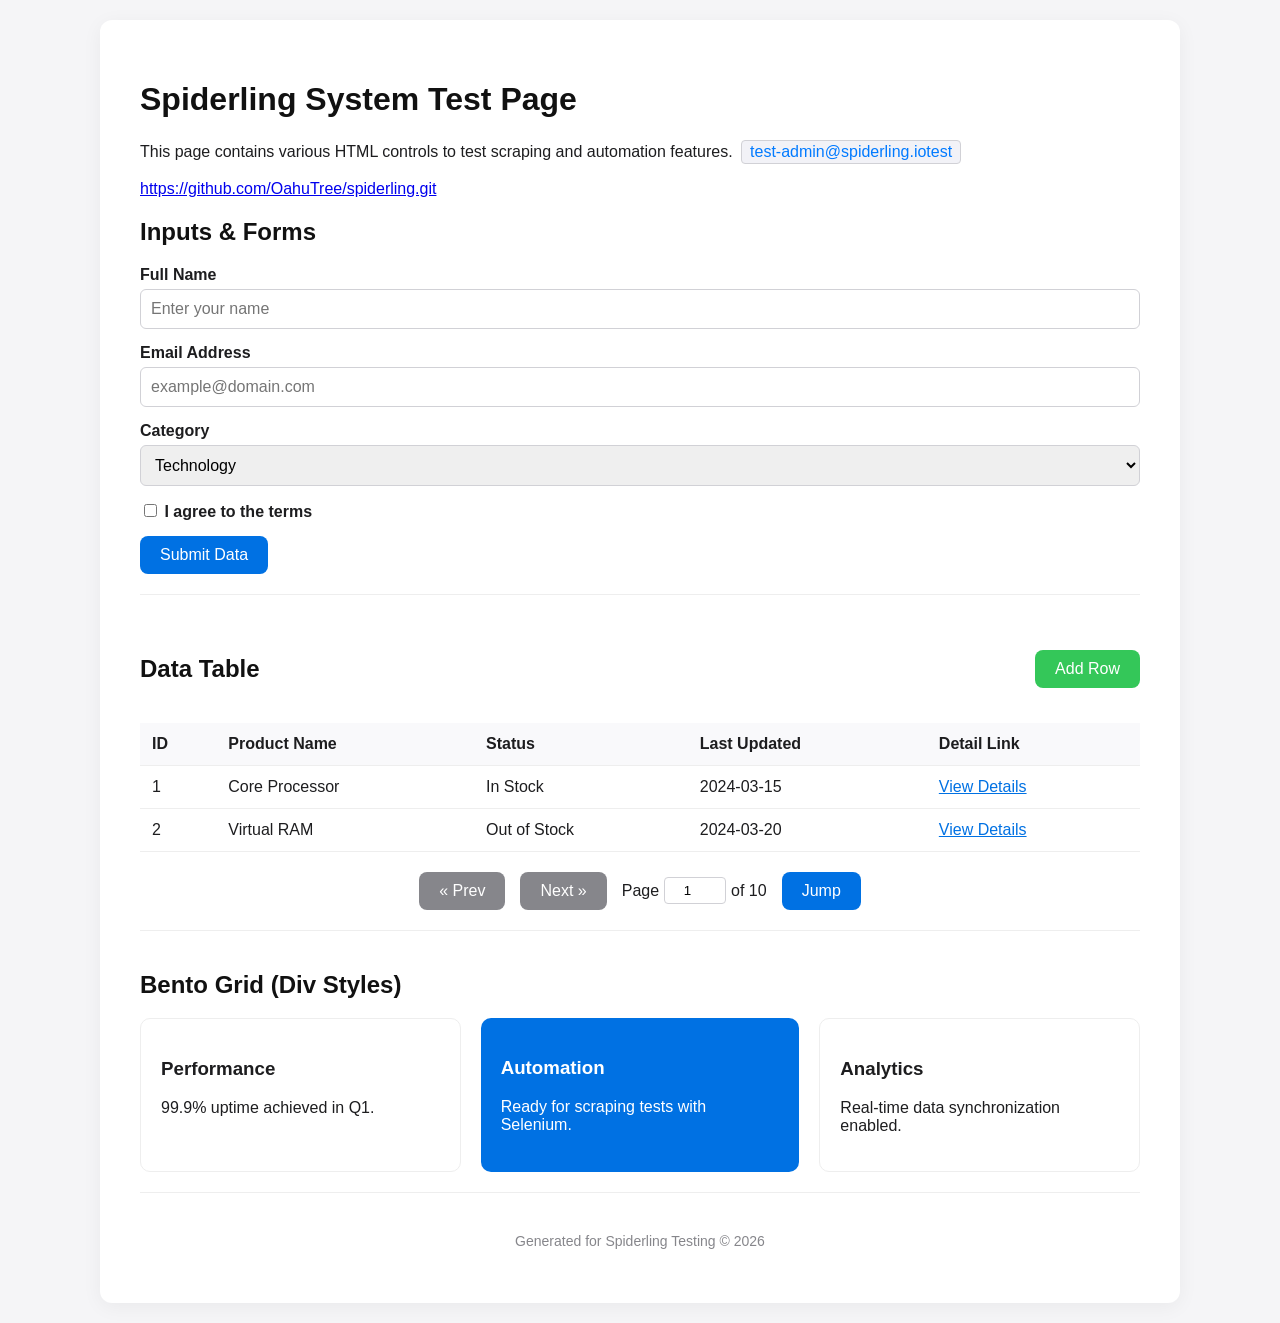
<file: index.html>
<!DOCTYPE html>
<html lang="en">
<head>
    <meta charset="UTF-8">
    <meta name="viewport" content="width=device-width, initial-scale=1.0">
    <title>System Test Controls - Spiderling</title>
    <link rel="stylesheet" href="css/style.css">
</head>
<body>
    <div class="container">
        <header>
            <h1>Spiderling System Test Page</h1>
            <p>This page contains various HTML controls to test scraping and automation features. <span class="contact-email">test-admin@spiderling.iotest</span></p>
            <a href="https://github.com/OahuTree/spiderling.git">https://github.com/OahuTree/spiderling.git</a>
        </header>

        <section class="section" id="form-section">
            <h2>Inputs & Forms</h2>
            <div class="form-group">
                <label for="nameInput">Full Name</label>
                <input type="text" id="nameInput" placeholder="Enter your name">
            </div>
            <div class="form-group">
                <label for="emailInput">Email Address</label>
                <input type="email" id="emailInput" placeholder="example@domain.com">
            </div>
            <div class="form-group">
                <label for="categorySelect">Category</label>
                <select id="categorySelect">
                    <option value="tech">Technology</option>
                    <option value="business">Business</option>
                    <option value="science">Science</option>
                    <option value="art">Art</option>
                </select>
            </div>
            <div class="form-group">
                <label>
                    <input type="checkbox" id="termsCheck"> I agree to the terms
                </label>
            </div>
            <button id="submitBtn">Submit Data</button>
        </section>

        <section class="section" id="table-section">
            <div style="display: flex; justify-content: space-between; align-items: center;">
                <h2>Data Table</h2>
                <button id="addRowBtn" style="background-color: #34c759;">Add Row</button>
            </div>
            <table id="testTable">
                <thead>
                    <tr>
                        <th>ID</th>
                        <th>Product Name</th>
                        <th>Status</th>
                        <th>Last Updated</th>
                        <th>Detail Link</th>
                    </tr>
                </thead>
                <tbody>
                    <tr>
                        <td>1</td>
                        <td>Core Processor</td>
                        <td>In Stock</td>
                        <td>2024-03-15</td>
                        <td><a href="dynamic_params.html?id=1&name=Core Processor" style="color: #0071e3;">View Details</a></td>
                    </tr>
                    <tr>
                        <td>2</td>
                        <td>Virtual RAM</td>
                        <td>Out of Stock</td>
                        <td>2024-03-20</td>
                        <td><a href="dynamic_params.html?id=2&name=Virtual RAM" style="color: #0071e3;">View Details</a></td>
                    </tr>
                </tbody>
            </table>
            
            <div class="pagination-container" style="margin-top: 20px; display: flex; align-items: center; justify-content: center; gap: 15px;">
                <button id="prevPageBtn" style="background-color: #86868b;">&laquo; Prev</button>
                <button id="nextPageBtn" style="background-color: #86868b;">Next &raquo;</button>
                <div class="page-input-wrapper" style="display: flex; align-items: center; gap: 5px;">
                    <span>Page</span>
                    <input type="number" id="pageNumberInput" value="1" min="1" max="10" style="width: 50px; text-align: center; padding: 5px; border: 1px solid #d1d1d6; border-radius: 4px;">
                    <span>of 10</span>
                </div>
                <button id="jumpPageBtn" style="background-color: #0071e3;">Jump</button>
            </div>
        </section>

        <section class="section" id="div-section">
            <h2>Bento Grid (Div Styles)</h2>
            <div class="flex-row">
                <div class="card" id="card-1">
                    <h3>Performance</h3>
                    <p>99.9% uptime achieved in Q1.</p>
                </div>
                <div class="card" id="card-2" style="background: #0071e3; color: white; border: none;">
                    <h3>Automation</h3>
                    <p>Ready for scraping tests with Selenium.</p>
                </div>
                <div class="card" id="card-3">
                    <h3>Analytics</h3>
                    <p>Real-time data synchronization enabled.</p>
                </div>
            </div>
        </section>

        <footer>
            <p style="text-align: center; color: #86868b; font-size: 14px;">
                Generated for Spiderling Testing &copy; 2026
            </p>
        </footer>
    </div>

    <script src="js/script.js"></script>
</body>
</html>
</file>
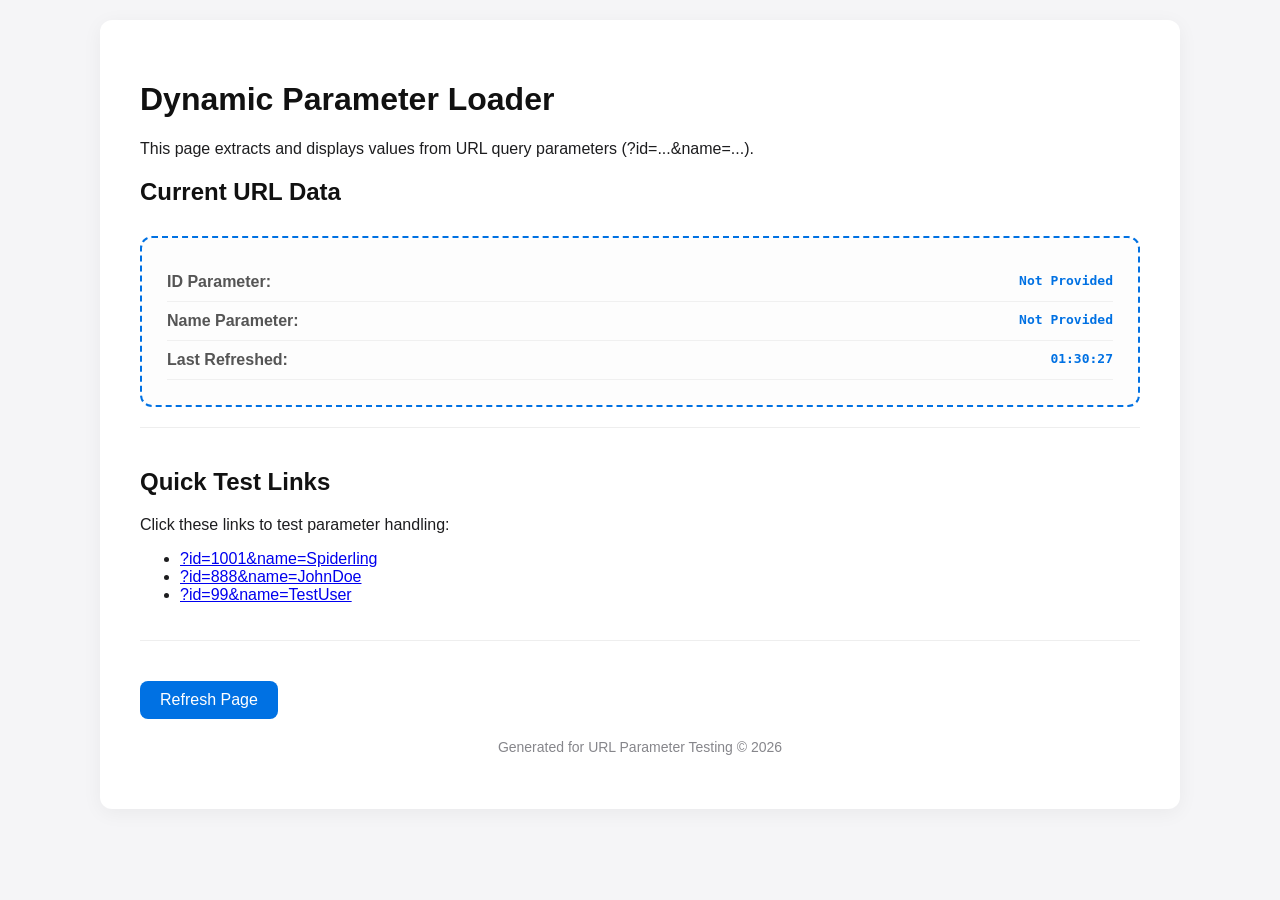
<file: dynamic_params.html>
<!DOCTYPE html>
<html lang="en">
<head>
    <meta charset="UTF-8">
    <meta name="viewport" content="width=device-width, initial-scale=1.0">
    <title>Dynamic Parameter Test - Spiderling</title>
    <link rel="stylesheet" href="css/style.css">
    <style>
        .params-box {
            padding: 25px;
            background: #fdfdfd;
            border: 2px dashed #0071e3;
            border-radius: 12px;
            margin-top: 30px;
        }
        .param-item {
            display: flex;
            justify-content: space-between;
            padding: 10px 0;
            border-bottom: 1px solid #f0f0f0;
        }
        .param-label {
            font-weight: 600;
            color: #555;
        }
        .param-value {
            color: #0071e3;
            font-weight: bold;
            font-family: monospace;
        }
    </style>
</head>
<body>
    <div class="container">
        <header>
            <h1>Dynamic Parameter Loader</h1>
            <p>This page extracts and displays values from URL query parameters (?id=...&name=...).</p>
        </header>

        <section class="section">
            <h2>Current URL Data</h2>
            <div class="params-box">
                <div class="param-item">
                    <span class="param-label">ID Parameter:</span>
                    <span class="param-value" id="val-id">Not Provided</span>
                </div>
                <div class="param-item">
                    <span class="param-label">Name Parameter:</span>
                    <span class="param-value" id="val-name">Not Provided</span>
                </div>
                <div class="param-item">
                    <span class="param-label">Last Refreshed:</span>
                    <span class="param-value" id="val-time">-- : -- : --</span>
                </div>
            </div>
        </section>

        <section class="section">
            <h2>Quick Test Links</h2>
            <p>Click these links to test parameter handling:</p>
            <ul>
                <li><a href="?id=1001&name=Spiderling">?id=1001&name=Spiderling</a></li>
                <li><a href="?id=888&name=JohnDoe">?id=888&name=JohnDoe</a></li>
                <li><a href="?id=99&name=TestUser">?id=99&name=TestUser</a></li>
            </ul>
        </section>

        <footer>
            <button onclick="location.reload()">Refresh Page</button>
            <p style="text-align: center; color: #86868b; font-size: 14px; margin-top: 20px;">
                Generated for URL Parameter Testing &copy; 2026
            </p>
        </footer>
    </div>

    <script>
        document.addEventListener('DOMContentLoaded', function() {
            // 解析 URL 参数
            const urlParams = new URLSearchParams(window.location.search);
            
            const id = urlParams.get('id');
            const name = urlParams.get('name');
            
            // 更新 UI
            if (id) document.getElementById('val-id').textContent = id;
            if (name) document.getElementById('val-name').textContent = name;
            
            // 获取当前时间
            const now = new Date();
            const timeStr = now.getHours().toString().padStart(2, '0') + ":" + 
                            now.getMinutes().toString().padStart(2, '0') + ":" + 
                            now.getSeconds().toString().padStart(2, '0');
            
            document.getElementById('val-time').textContent = timeStr;
            
            console.log('Parameters loaded:', { id, name, time: timeStr });
        });
    </script>
</body>
</html>
</file>
<file: css/style.css>
/* Modern, clean styling for test pages */
body {
    font-family: -apple-system, BlinkMacSystemFont, "Segoe UI", Roboto, "Helvetica Neue", Arial, sans-serif;
    background-color: #f5f5f7;
    color: #1d1d1f;
    margin: 0;
    padding: 20px;
}

.container {
    max-width: 1000px;
    margin: 0 auto;
    background: white;
    padding: 40px;
    border-radius: 12px;
    box-shadow: 0 4px 20px rgba(0,0,0,0.05);
}

h1, h2 {
    color: #111;
}

.section {
    margin-bottom: 40px;
    padding-bottom: 20px;
    border-bottom: 1px solid #eee;
}

/* Form elements */
.form-group {
    margin-bottom: 15px;
}

label {
    display: block;
    margin-bottom: 5px;
    font-weight: 600;
}

input[type="text"], 
input[type="email"], 
input[type="password"], 
select, 
textarea {
    width: 100%;
    padding: 10px;
    border: 1px solid #d1d1d6;
    border-radius: 6px;
    font-size: 16px;
    box-sizing: border-box;
}

input:focus {
    outline: none;
    border-color: #0066cc;
    box-shadow: 0 0 0 3px rgba(0, 102, 204, 0.1);
}

/* Button */
button {
    background-color: #0071e3;
    color: white;
    border: none;
    padding: 10px 20px;
    border-radius: 8px;
    cursor: pointer;
    font-size: 16px;
    font-weight: 500;
    transition: background 0.2s;
}

button:hover {
    background-color: #0077ed;
}

/* Table */
table {
    width: 100%;
    border-collapse: collapse;
    margin-top: 20px;
}

th, td {
    text-align: left;
    padding: 12px;
    border-bottom: 1px solid #eee;
}

th {
    background-color: #f9f9fb;
    font-weight: 600;
}

tr:hover {
    background-color: #f9f9fb;
}

/* Flex layout items */
.flex-row {
    display: flex;
    gap: 20px;
    flex-wrap: wrap;
}

.card {
    flex: 1;
    min-width: 200px;
    padding: 20px;
    border: 1px solid #eee;
    border-radius: 10px;
    background: #fff;
}

.contact-email {
    display: inline-block;
    padding: 2px 8px;
    background-color: #f2f2f7;
    color: #007aff;
    border-radius: 4px;
    font-weight: 500;
    font-family: inherit;
    border: 1px solid #d1d1d6;
    margin-left: 4px;
    transition: all 0.2s ease;
}

.contact-email:hover {
    background-color: #007aff;
    color: white;
    cursor: pointer;
}
    font-weight: 600;
}

input[type="text"], 
input[type="email"], 
input[type="password"], 
select, 
textarea {
    width: 100%;
    padding: 10px;
    border: 1px solid #d1d1d6;
    border-radius: 6px;
    font-size: 16px;
    box-sizing: border-box;
}

input:focus {
    outline: none;
    border-color: #0066cc;
    box-shadow: 0 0 0 3px rgba(0, 102, 204, 0.1);
}

/* Button */
button {
    background-color: #0071e3;
    color: white;
    border: none;
    padding: 10px 20px;
    border-radius: 8px;
    cursor: pointer;
    font-size: 16px;
    font-weight: 500;
    transition: background 0.2s;
}

button:hover {
    background-color: #0077ed;
}

/* Table */
table {
    width: 100%;
    border-collapse: collapse;
    margin-top: 20px;
}

th, td {
    text-align: left;
    padding: 12px;
    border-bottom: 1px solid #eee;
}

th {
    background-color: #f9f9fb;
    font-weight: 600;
}

tr:hover {
    background-color: #f9f9fb;
}

/* Flex layout items */
.flex-row {
    display: flex;
    gap: 20px;
    flex-wrap: wrap;
}

.card {
    flex: 1;
    min-width: 200px;
    padding: 20px;
    border: 1px solid #eee;
    border-radius: 10px;
    background: #fff;
}
</file>
